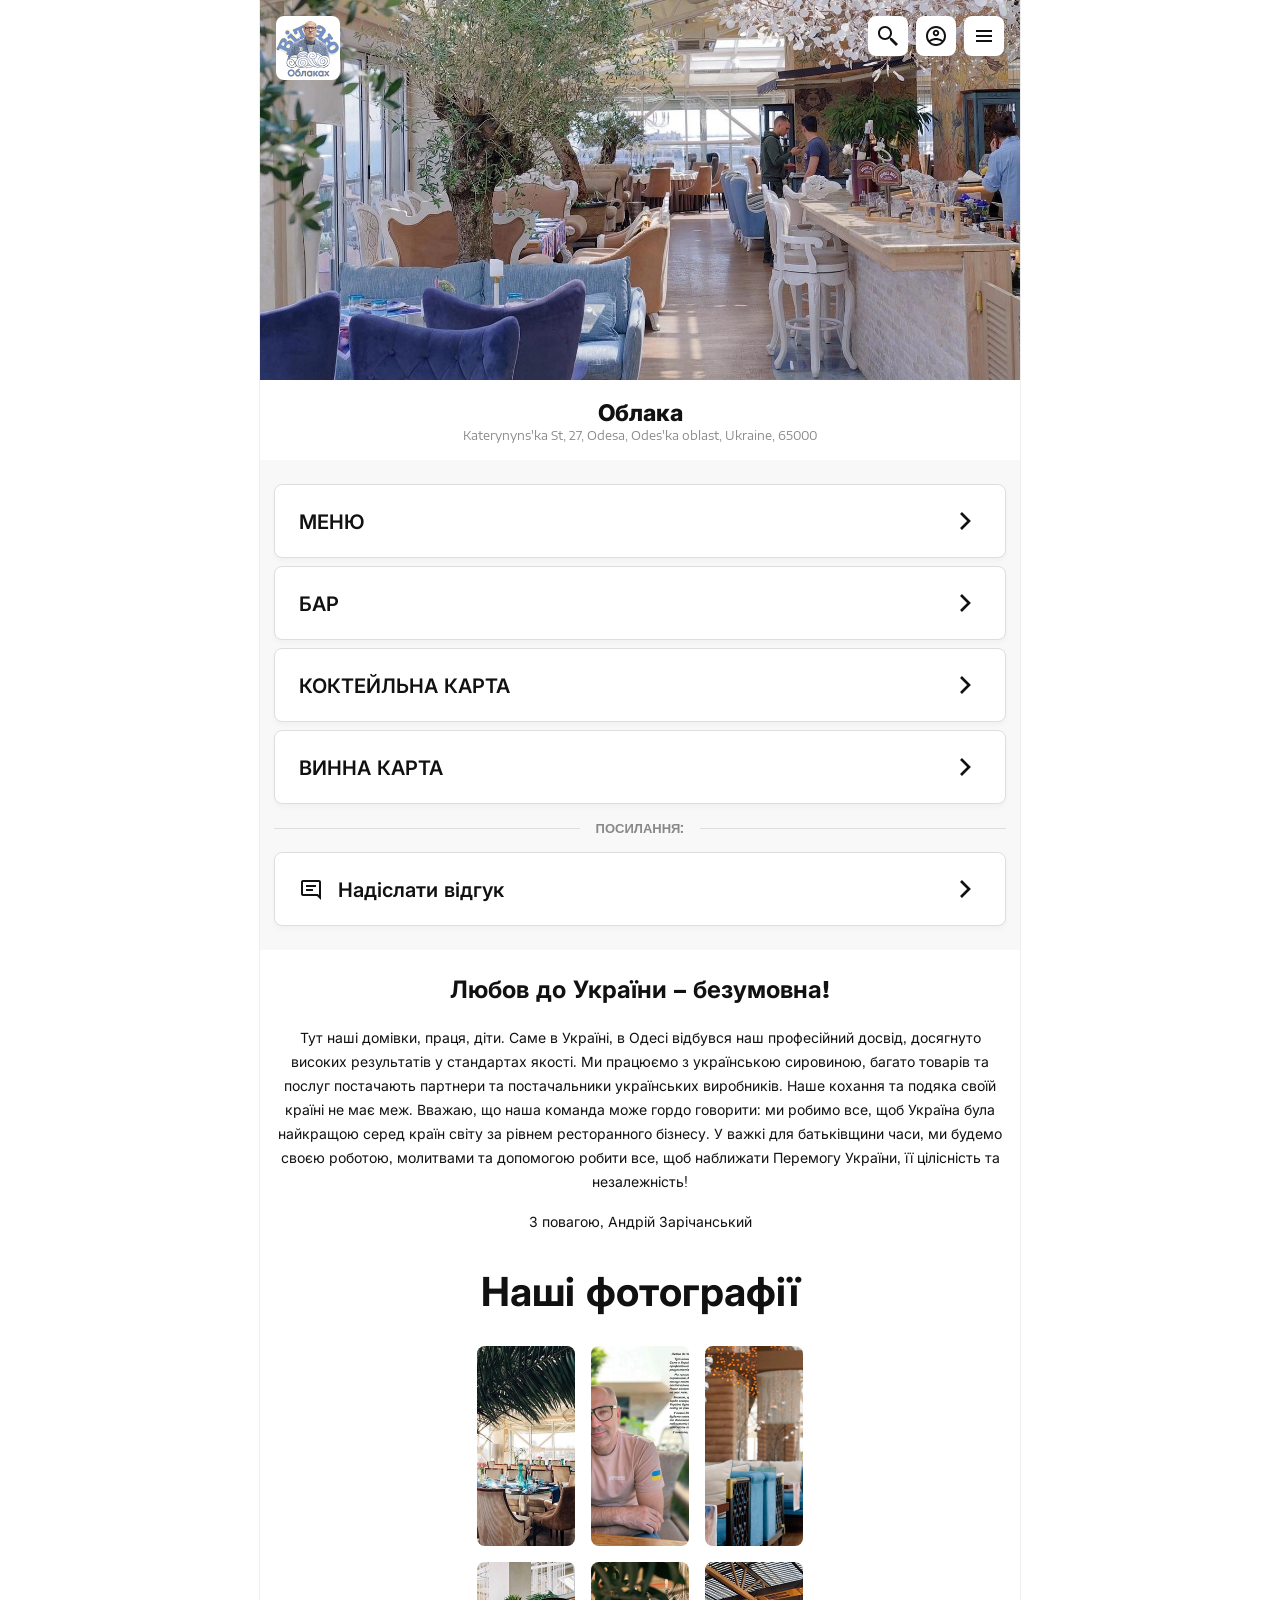
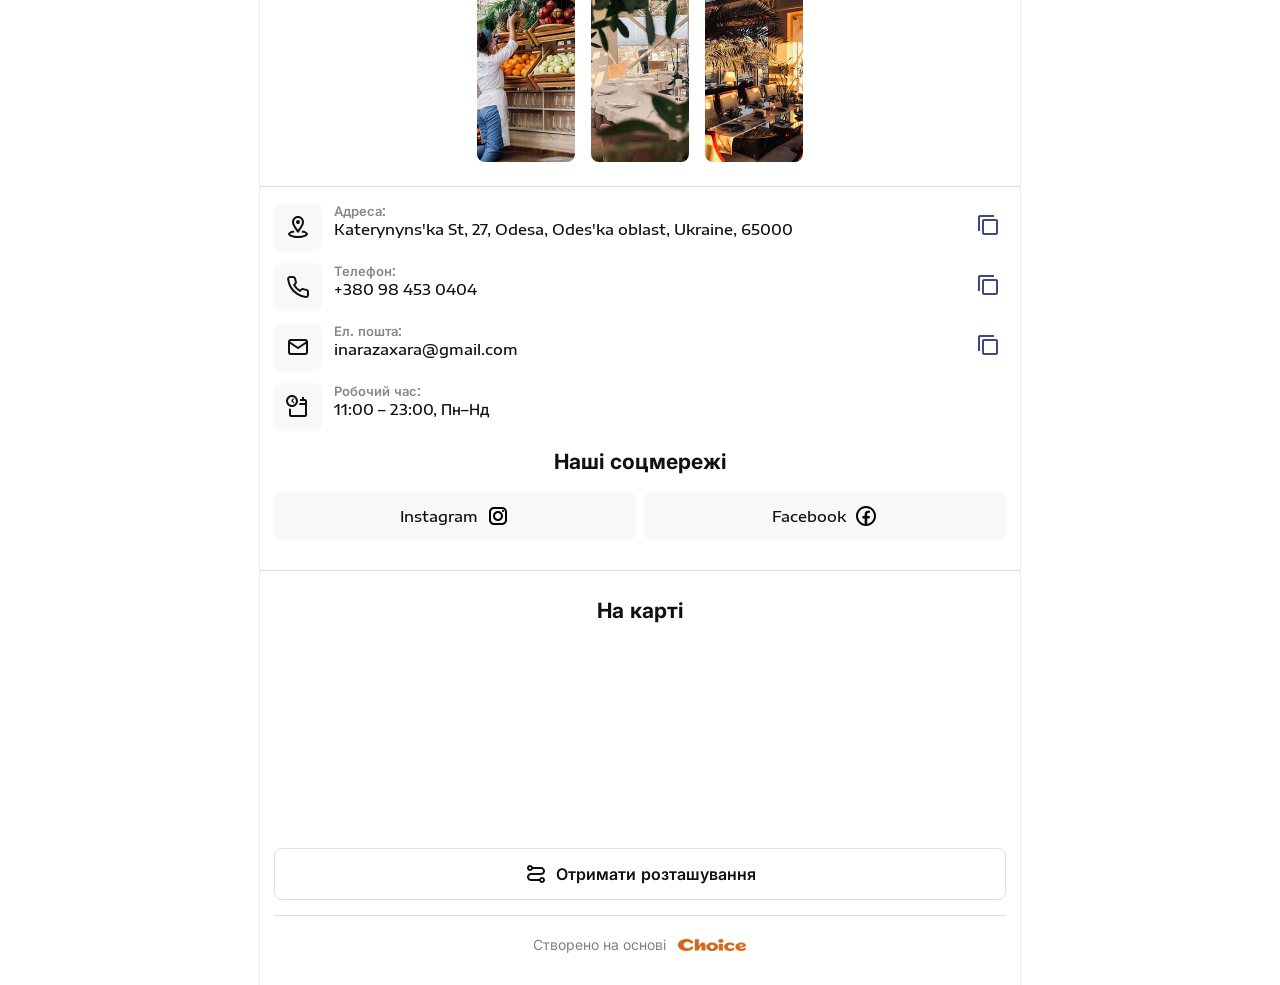
<file: index.html>
<!DOCTYPE html>
<html lang="uk">
<head>
	<meta charset="UTF-8">
	<meta name="viewport" content="width=device-width, initial-scale=1.0">
	<title>Облака - МЕНЮ</title>
	<link rel="stylesheet" href="./style.css">
	<script src="./script.js" defer></script>
	<link rel="preconnect" href="https://fonts.googleapis.com">
	<link rel="preconnect" href="https://fonts.gstatic.com" crossorigin>
	<link href="https://fonts.googleapis.com/css2?family=Encode+Sans+Expanded:wght@100;200;300;400;500;600;700;800;900&family=Roboto:ital,wght@0,100..900;1,100..900&display=swap" rel="stylesheet">
	<link
	href="https://fonts.googleapis.com/css2?family=Inter:wght@400;600;700;800;900&display=swap"
	rel="stylesheet">
</head>
<body class="home-page">
<a class="skip-link" href="#home-content">До вмісту</a>

	<header class="hero">
		<img class="hero__image" src="images/header.jpeg" alt="Інтер’єр ресторану Облака" fetchpriority="high">	

				<div class="hero__toolbar">

					<img class="hero__logo" src="images/logo.jpeg" alt="Облака">	
					<button class="icon-button" type="button" data-home-search aria-label="Пошук у меню"><svg width="24" height="24" viewBox="0 0 24 24" fill="none" xmlns="http://www.w3.org/2000/svg"><path d="M9 2C5.14585 2 2 5.14585 2 9C2 12.8541 5.14585 16 9 16C10.748 16 12.345 15.348 13.5742 14.2812L14 14.707V16L20 22L22 20L16 14H14.707L14.2812 13.5742C15.348 12.345 16 10.748 16 9C16 5.14585 12.8541 2 9 2ZM9 4C11.7733 4 14 6.22673 14 9C14 11.7733 11.7733 14 9 14C6.22673 14 4 11.7733 4 9C4 6.22673 6.22673 4 9 4Z" fill="currentColor"></path></svg></button>
					<button class="icon-button" type="button" data-info aria-label="Інформація про заклад"><svg width="24" height="24" viewBox="0 0 24 24" fill="none" xmlns="http://www.w3.org/2000/svg"><path d="M12 2C6.477 2 2 6.477 2 12C2 17.523 6.477 22 12 22C17.523 22 22 17.523 22 12C22 6.477 17.523 2 12 2ZM12 4C16.418 4 20 7.582 20 12C20 13.5973 19.5254 15.0811 18.7188 16.3301L17.9492 15.7344C16.3972 14.5374 13.537 14 12 14C10.463 14 7.60178 14.5374 6.05078 15.7344L5.28125 16.332C4.47404 15.0828 4 13.5979 4 12C4 7.582 7.582 4 12 4ZM12 5.75C10.208 5.75 8.75 7.208 8.75 9C8.75 10.792 10.208 12.25 12 12.25C13.792 12.25 15.25 10.792 15.25 9C15.25 7.208 13.792 5.75 12 5.75ZM12 7.75C12.689 7.75 13.25 8.311 13.25 9C13.25 9.689 12.689 10.25 12 10.25C11.311 10.25 10.75 9.689 10.75 9C10.75 8.311 11.311 7.75 12 7.75ZM12 16C15.1007 16 16.7681 17.1685 17.5488 17.7539C16.11 19.1418 14.1569 20 12 20C9.84315 20 7.89002 19.1418 6.45117 17.7539C7.2319 17.1685 8.89929 16 12 16ZM6.05469 17.3398C6.17566 17.4731 6.29727 17.6059 6.42578 17.7305C6.29711 17.6053 6.17473 17.4734 6.05469 17.3398ZM17.9121 17.375C17.8024 17.4955 17.6929 17.6168 17.5762 17.7305C17.6926 17.6175 17.8015 17.495 17.9121 17.375Z" fill="currentColor"></path></svg></button>
					<button class="icon-button" type="button" data-drawer aria-label="Відкрити навігацію"><svg width="24" height="24" viewBox="0 0 24 24" fill="none" xmlns="http://www.w3.org/2000/svg"><rect x="4" y="6" width="16" height="2" fill="currentColor"></rect><rect x="4" y="11" width="16" height="2" fill="currentColor"></rect><rect x="4" y="16" width="16" height="2" fill="currentColor"></rect></svg></button>

				</div>
	
	</header>

	<main id="home-content"><div class="restaurant-info">
		<h1>Облака</h1>
		<p>Katerynyns'ka St, 27, Odesa, Odes'ka oblast, Ukraine, 65000</p>
	</div>

	<div class="menu-links">
		<nav class="menu-links__list">
			<a class="menu-links__link" href="menu.html#food">
				<span>МЕНЮ</span>
					<svg
						width="32"
						height="32"
						viewBox="0 0 24 24"
						fill="none"
						aria-hidden="true"><path
						d="M9 18L15 12L9 6"
						stroke="currentColor"
						stroke-width="2"></path>
					</svg>
			</a>

			<a class="menu-links__link" href="menu.html#bar">
				<span>БАР</span>
					<svg
						width="32"
						height="32"
						viewBox="0 0 24 24"
						fill="none"
						aria-hidden="true"><path
						d="M9 18L15 12L9 6"
						stroke="currentColor"
						stroke-width="2"></path>
					</svg>
			</a>

			<a class="menu-links__link" href="menu.html#cocktails">
				<span>КОКТЕЙЛЬНА КАРТА</span>
					<svg
						width="32"
						height="32"
						viewBox="0 0 24 24"
						fill="none"
						aria-hidden="true"><path
						d="M9 18L15 12L9 6"
						stroke="currentColor"
						stroke-width="2"></path>
					</svg>
			</a>

			<a class="menu-links__link" href="menu.html#wine">
				<span>ВИННА КАРТА</span>
					<svg
						width="32"
						height="32"
						viewBox="0 0 24 24"
						fill="none"
						aria-hidden="true"><path
						d="M9 18L15 12L9 6"
						stroke="currentColor"
						stroke-width="2"></path>
					</svg>
			</a>

			<div class="menu-links__divider">ПОСИЛАННЯ:</div>

			<a class="menu-links__link review-link" href="mailto:inarazaxara@gmail.com?subject=%D0%92%D1%96%D0%B4%D0%B3%D1%83%D0%BA%20%D0%BF%D1%80%D0%BE%20%D0%9E%D0%B1%D0%BB%D0%B0%D0%BA%D0%B0">
					<svg width="24" height="24" viewBox="0 0 24 24" fill="none" xmlns="http://www.w3.org/2000/svg"><path d="M4.00195 3C2.90889 3 2.00195 3.90694 2.00195 5V17C2.00195 18.0931 2.90889 19 4.00195 19H18.002L22.002 23L21.9902 4.99805C21.9902 3.90498 21.0821 3 19.9902 3H4.00195ZM4.00195 5H19.9902L19.998 18.168L18.8301 17H4.00195V5ZM7 8V10H17V8H7ZM7 12V14H14V12H7Z" fill="currentColor"></path></svg>	
				<span>Надіслати відгук</span>
					<svg
						width="32"
						height="32"
						viewBox="0 0 24 24"
						fill="none"
						aria-hidden="true"><path
						d="M9 18L15 12L9 6"
						stroke="currentColor"
						stroke-width="2"></path>
					</svg>
				</a>
		</nav>
	</div>

	<div class="about">

		<h2 class="about__title">
			Любов до України – безумовна!
		</h2>
		<p class="about__text">
			Тут наші домівки, праця, діти. Саме в Україні, в Одесі відбувся наш професійний досвід, досягнуто високих результатів у стандартах якості. Ми працюємо з українською сировиною, багато товарів та послуг постачають партнери та постачальники українських виробників. Наше кохання та подяка своїй країні не має меж. Вважаю, що наша команда може гордо говорити: ми робимо все, щоб Україна була найкращою серед країн світу за рівнем ресторанного бізнесу. У важкі для батьківщини часи, ми будемо своєю роботою, молитвами та допомогою робити все, щоб наближати Перемогу України, її цілісність та незалежність!
		</p>
		<p class="about__signature">З повагою, Андрій Зарічанський</p>

	</div>

	<div>

	<h2 class="gallery__title"> Наші фотографії</h2>

		<section class="gallery" aria-label="Фотографії ресторану">
			<button class="gallery__button" type="button" data-photo="images/restaurant.jpeg" aria-label="Відкрити фото 1"><img class="gallery__image" src="images/restaurant.jpeg" alt="Фото ресторану Облака 1" loading="lazy" width="200" height="200"></button>
			<button class="gallery__button" type="button" data-photo="images/restaurant2.jpeg" aria-label="Відкрити фото 2"><img class="gallery__image" src="images/restaurant2.jpeg" alt="Фото ресторану Облака 2" loading="lazy" width="200" height="200"></button>
			<button class="gallery__button" type="button" data-photo="images/restaurant3.jpeg" aria-label="Відкрити фото 3"><img class="gallery__image" src="images/restaurant3.jpeg" alt="Фото ресторану Облака 3" loading="lazy" width="200" height="200"></button>
			<button class="gallery__button" type="button" data-photo="images/restaurant4.jpeg" aria-label="Відкрити фото 4"><img class="gallery__image" src="images/restaurant4.jpeg" alt="Фото ресторану Облака 4" loading="lazy" width="200" height="200"></button>
			<button class="gallery__button" type="button" data-photo="images/restaurant5.jpeg" aria-label="Відкрити фото 5"><img class="gallery__image" src="images/restaurant5.jpeg" alt="Фото ресторану Облака 5" loading="lazy" width="200" height="200"></button>
			<button class="gallery__button" type="button" data-photo="images/restaurant6.jpeg" aria-label="Відкрити фото 6"><img class="gallery__image" src="images/restaurant6.jpeg" alt="Фото ресторану Облака 6" loading="lazy" width="200" height="200"></button>
		</section>

	</div>

	<section class="contacts" id="contacts" aria-label="Контакти">
		<div class="contact-row">
			<div class="contact-row__icon">
				<svg xmlns="http://www.w3.org/2000/svg" width="24" height="24" viewBox="0 0 24 24" fill="none"><path d="M12 1C8.686 1 6 3.686 6 7C6 11.286 12 18 12 18C12 18 18 11.286 18 7C18 3.686 15.314 1 12 1ZM12 3C14.206 3 16 4.794 16 7C16 9.01 13.919 12.3604 11.998 14.8594C10.077 12.3644 8 9.016 8 7C8 4.794 9.794 3 12 3ZM12 5C11.4696 5 10.9609 5.21071 10.5858 5.58579C10.2107 5.96086 10 6.46957 10 7C10 7.53043 10.2107 8.03914 10.5858 8.41421C10.9609 8.78929 11.4696 9 12 9C12.5304 9 13.0391 8.78929 13.4142 8.41421C13.7893 8.03914 14 7.53043 14 7C14 6.46957 13.7893 5.96086 13.4142 5.58579C13.0391 5.21071 12.5304 5 12 5ZM7.48047 15.4355C4.23147 16.0955 2 17.442 2 19C2 21.209 6.477 23 12 23C17.523 23 22 21.209 22 19C22 17.442 19.7685 16.0965 16.5195 15.4355C16.0675 16.0965 15.6248 16.7024 15.2168 17.2324C17.9488 17.6464 19.5662 18.512 19.9492 18.998C19.4342 19.652 16.696 20.998 12.002 20.998L12 21.002L11.998 21C7.30405 21 4.56678 19.655 4.05078 19C4.43378 18.513 6.0502 17.6454 8.7832 17.2324C8.3752 16.7014 7.93247 16.0955 7.48047 15.4355Z" fill="currentColor"></path></svg>
			</div>

			<div class="contact-row__info">
				<p class="contact-row__label">Адреса:</p>
				<p class="contact-row__value">Katerynyns'ka St, 27, Odesa, Odes'ka oblast, Ukraine, 65000</p>
			</div>

			<button class="contact-row__copy" type="button"  		aria-label="Скопіювати адресу">
				<svg xmlns="http://www.w3.org/2000/svg" width="24" height="24" viewBox="0 0 24 24" fill="none">
				<path d="M4 2C2.895 2 2 2.895 2 4V18H4V4H18V2H4ZM8 6C6.895 6 6 6.895 6 8V20C6 21.105 6.895 22 8 22H20C21.105 22 22 21.105 22 20V8C22 6.895 21.105 6 20 6H8ZM8 8H20V20H8V8Z" fill="currentColor"></path>
				</svg>		
	 		</button>
	  </div>

	<div class="contact-row">
	<div class="contact-row__icon">
		<svg width="24" height="24" viewBox="0 0 24 24"
			fill="none" stroke="currentColor" stroke-width="2"
			stroke-linecap="round" stroke-linejoin="round"
			aria-hidden="true">
			<path d="M22 16.92v3a2 2 0 0 1-2.18 2 19.79 19.79 0 0 1-8.63-3.07 19.5 19.5 0 0 1-6-6 19.79 19.79 0 0 1-3.07-8.67A2 2 0 0 1 4.11 2h3a2 2 0 0 1 2 1.72c.12.96.36 1.9.7 2.79a2 2 0 0 1-.45 2.11L8.09 9.89a16 16 0 0 0 6 6l1.27-1.27a2 2 0 0 1 2.11-.45c.89.34 1.83.58 2.79.7A2 2 0 0 1 22 16.92Z"></path>
		</svg>
	</div>

	<div class="contact-row__info">
		<p class="contact-row__label">Телефон:</p>
		<a class="contact-row__value" href="tel:+380984530404">
			+380 98 453 0404
		</a>
	</div>

	<button class="contact-row__copy" type="button" aria-label="Скопіювати телефон">
		<svg width="24" height="24" viewBox="0 0 24 24"
			fill="none" aria-hidden="true">
			<path d="M4 2C2.895 2 2 2.895 2 4V18H4V4H18V2H4ZM8 6C6.895 6 6 6.895 6 8V20C6 21.105 6.895 22 8 22H20C21.105 22 22 21.105 22 20V8C22 6.895 21.105 6 20 6H8ZM8 8H20V20H8V8Z"
				fill="currentColor"></path>
		</svg>
	</button>
</div>

<div class="contact-row">
	<div class="contact-row__icon">
		<svg width="24" height="24" viewBox="0 0 24 24"
			fill="none" stroke="currentColor" stroke-width="2"
			stroke-linecap="round" stroke-linejoin="round"
			aria-hidden="true">
			<rect x="3" y="5" width="18" height="14" rx="2"></rect>
			<path d="m3 7 9 6 9-6"></path>
		</svg>
	</div>

	<div class="contact-row__info">
		<p class="contact-row__label">Ел. пошта:</p>
		<a class="contact-row__value" href="mailto:inarazaxara@gmail.com">
			inarazaxara@gmail.com
		</a>
	</div>

	<button class="contact-row__copy" type="button" 			aria-label="Скопіювати пошту">
			<svg width="24" height="24" viewBox="0 0 24 24"
			fill="none" aria-hidden="true">
			<path d="M4 2C2.895 2 2 2.895 2 4V18H4V4H18V2H4ZM8 6C6.895 6 6 6.895 6 8V20C6 21.105 6.895 22 8 22H20C21.105 22 22 21.105 22 20V8C22 6.895 21.105 6 20 6H8ZM8 8H20V20H8V8Z"
				fill="currentColor"></path>
		</svg>
	</button>
</div>

<div class="contact-row">
	<div class="contact-row__icon">
		<svg xmlns="http://www.w3.org/2000/svg" width="24" height="24" viewBox="0 0 24 24" fill="none"><path d="M6 0C2.7 0 0 2.7 0 6C0 9.3 2.7 12 6 12C9.3 12 12 9.3 12 6C12 2.7 9.3 0 6 0ZM6 2C8.2 2 10 3.8 10 6C10 8.2 8.2 10 6 10C3.8 10 2 8.2 2 6C2 3.8 3.8 2 6 2ZM16 2V4H13.7383C13.9033 4.64 14 5.308 14 6H19V8H13.7383C13.5553 8.71 13.2809 9.381 12.9219 10H19L19.002 20H5V13.9316C4.301 13.8446 3.631 13.6681 3 13.4121V20C3 21.103 3.897 22 5 22H19C20.103 22 21 21.103 21 20V6C21 4.897 20.103 4 19 4H18V2H16ZM6.90039 3.19922L5.19922 6.09961L7.40039 8.30078L8.30078 7.30078L6.80078 5.90039L8 3.80078L6.90039 3.19922Z" fill="currentColor"></path></svg>
	</div>

	<div class="contact-row__info">
		<p class="contact-row__label">Робочий час:</p>
		<p class="contact-row__value">11:00 – 23:00, Пн–Нд</p>
	</div>
 </div>
</section>

<div class="socials">
	<div class="socials__heading">
		<h2 class="socials__title">Наші соцмережі</h2>
	</div>
	<a class="socials__link" href="https://www.instagram.com/oblaka_odesa/" target="_blank" rel="noopener noreferrer">
		<p class="socials__label">Instagram</p>
		<svg width="24" height="24" viewBox="0 0 24 24" fill="none" xmlns="http://www.w3.org/2000/svg"><path d="M8 3C5.243 3 3 5.243 3 8V16C3 18.757 5.243 21 8 21H16C18.757 21 21 18.757 21 16V8C21 5.243 18.757 3 16 3H8ZM8 5H16C17.654 5 19 6.346 19 8V16C19 17.654 17.654 19 16 19H8C6.346 19 5 17.654 5 16V8C5 6.346 6.346 5 8 5ZM17 6C16.7348 6 16.4804 6.10536 16.2929 6.29289C16.1054 6.48043 16 6.73478 16 7C16 7.26522 16.1054 7.51957 16.2929 7.70711C16.4804 7.89464 16.7348 8 17 8C17.2652 8 17.5196 7.89464 17.7071 7.70711C17.8946 7.51957 18 7.26522 18 7C18 6.73478 17.8946 6.48043 17.7071 6.29289C17.5196 6.10536 17.2652 6 17 6ZM12 7C9.243 7 7 9.243 7 12C7 14.757 9.243 17 12 17C14.757 17 17 14.757 17 12C17 9.243 14.757 7 12 7ZM12 9C13.654 9 15 10.346 15 12C15 13.654 13.654 15 12 15C10.346 15 9 13.654 9 12C9 10.346 10.346 9 12 9Z" fill="currentColor"></path></svg>
	</a>
	<a class="socials__link" href="https://www.facebook.com/oblakarestoran/?locale=ru_RU" target="_blank" rel="noopener noreferrer">
		<p class="socials__label">Facebook</p>
		<svg width="24" height="24" viewBox="0 0 24 24" fill="none" xmlns="http://www.w3.org/2000/svg"><path d="M12 2C6.489 2 2 6.489 2 12C2 17.511 6.489 22 12 22C17.511 22 22 17.511 22 12C22 6.489 17.511 2 12 2ZM12 4C16.4301 4 20 7.56988 20 12C20 16.0145 17.0653 19.313 13.2188 19.8984V14.3848H15.5469L15.9121 12.0195H13.2188V10.7266C13.2188 9.74356 13.539 8.87109 14.459 8.87109H15.9355V6.80664C15.6755 6.77164 15.1268 6.69531 14.0898 6.69531C11.9238 6.69531 10.6543 7.83931 10.6543 10.4453V12.0195H8.42773V14.3848H10.6543V19.8789C6.87029 19.2408 4 15.9702 4 12C4 7.56988 7.56988 4 12 4Z" fill="currentColor"></path></svg>
	</a>
</div>

<section class="location">
	<div class="location__heading">
		<h2 class="location__title">На карті</h2>
	</div>
	
		<iframe class="location__map" title="Ресторан облака на карті" src="https://www.google.com/maps/embed?pb=!1m14!1m8!1m3!1d21425.342409268404!2d30.723976062483192!3d46.472226836749215!3m2!1i1024!2i768!4f13.1!3m3!1m2!1s0x40c63199b0400001%3A0xa0d78178d6e514ab!2z0LLRg9C7LiDQhNCy0YDQvtC_0LXQudGB0YzQutCwLCAyNywg0J7QtNC10YHQsCwg0J7QtNC10YHRjNC60LAg0L7QsdC70LDRgdGC0YwsINCj0LrRgNCw0LjQvdCwLCA2NTAwMA!5e0!3m2!1sru!2sus!4v1791919994821!5m2!1sru!2sus" width="358" height="200" style="border:0;" allowfullscreen="" loading="lazy" referrerpolicy="strict-origin-when-cross-origin"></iframe>


		<a class="location__action location__link" href="https://www.google.com/maps?q=Katerynyns%27ka+St,+27,+Odesa,+Odes%27ka+oblast,+Ukraine,+65000" target="_blank" rel="noopener noreferrer">
			<svg width="24" height="24" viewBox="0 0 24 24" fill="none" xmlns="http://www.w3.org/2000/svg"><path d="M6 3C4.35499 3 3 4.35499 3 6C3 7.64501 4.35499 9 6 9C7.29316 9 8.39514 8.15733 8.8125 7H17C18.1167 7 19 7.88333 19 9C19 10.1167 18.1167 11 17 11H7C4.80267 11 3 12.8027 3 15V16H3.20312C3.65948 17.7064 5.15641 19 7 19H15.1875C15.6049 20.1573 16.7068 21 18 21C19.645 21 21 19.645 21 18C21 16.355 19.645 15 18 15C16.7068 15 15.6049 15.8427 15.1875 17H7C5.88333 17 5 16.1167 5 15C5 13.8833 5.88333 13 7 13H17C18.8436 13 20.3405 11.7064 20.7969 10H21V9C21 6.80267 19.1973 5 17 5H8.8125C8.39514 3.84267 7.29316 3 6 3ZM6 5C6.56413 5 7 5.43587 7 6C7 6.56413 6.56413 7 6 7C5.43587 7 5 6.56413 5 6C5 5.43587 5.43587 5 6 5ZM18 17C18.5641 17 19 17.4359 19 18C19 18.5641 18.5641 19 18 19C17.4359 19 17 18.5641 17 18C17 17.4359 17.4359 17 18 17Z" fill="currentColor"></path></svg>
		<span>Отримати розташування</span></a>

	<footer class="site-footer">
	
		<p class="site-footer__text">Створено на основі</p>
			<svg class="site-footer__logo" width="69" height="12" viewBox="0 0 69 12" fill="none"><path d="M42.8634 3.86432C41.4079 3.86125 40.232 2.98796 40.2413 1.91805C40.2505 0.865041 41.451 -0.00133137 42.888 0.00788536C44.3465 0.016334 45.5363 0.888851 45.5324 1.94647C45.5294 2.99948 44.3212 3.86816 42.8634 3.86432Z" fill="currentColor"></path><path d="M34.2067 3.45312C30.9271 3.45312 28.2681 5.36099 28.2681 7.71509C28.2681 10.0692 30.9271 11.9771 34.2067 11.9771C37.4863 11.9771 40.1454 10.0692 40.1454 7.71509C40.1454 5.36099 37.4863 3.45312 34.2067 3.45312ZM34.1867 9.6437C32.9701 9.63985 31.987 8.76811 31.9955 7.69666C32.0024 6.64442 33.0062 5.77804 34.2083 5.78649C35.4272 5.79571 36.4226 6.66823 36.4187 7.72585C36.4164 8.77809 35.4057 9.646 34.1867 9.6437Z" fill="currentColor"></path><path d="M25.344 3.49012C24.0691 3.36954 23.0353 3.84881 22.2864 4.85574C21.8186 5.48555 21.4661 6.20061 21.0621 6.87727C21.0099 6.96406 20.9615 7.05316 20.9108 7.14149C20.8939 7.13611 20.877 7.13073 20.8601 7.12536C20.8601 3.80349 20.8601 3.68828 20.8601 0.367188C19.4937 0.367188 18.1519 0.367188 16.814 0.367188C16.814 5.1837 16.814 6.77512 16.814 11.5717C16.8508 11.5778 16.8708 11.5847 16.8915 11.5847C17.9776 11.5855 19.0636 11.5893 20.1489 11.5793C20.2257 11.5786 20.3301 11.4872 20.3724 11.4111C21.112 10.0809 21.8425 8.7452 22.5783 7.41261C22.6428 7.29587 22.705 7.16376 22.8048 7.08542C22.8978 7.01245 23.0629 6.94102 23.1535 6.97712C23.2687 7.02244 23.3509 7.1699 23.4254 7.28819C23.4577 7.33964 23.4346 7.42567 23.4346 7.49633C23.4346 8.76593 23.4346 10.0348 23.4346 11.3044C23.4346 11.3881 23.4346 11.4718 23.4346 11.5694C24.8056 11.5694 26.1467 11.5694 27.4839 11.5694C27.4923 11.5371 27.4985 11.524 27.4985 11.5102C27.4977 9.58546 27.5177 7.65993 27.4862 5.73517C27.4677 4.6161 26.4554 3.59612 25.344 3.49012Z" fill="currentColor"></path><path d="M13.3058 7.49255C12.7751 7.96875 12.3066 8.34817 11.7451 8.65156C9.90022 9.6485 7.6137 9.32976 6.42705 7.90884C5.5576 6.86735 5.4301 5.77747 6.03764 4.57699C6.43165 3.79741 7.10601 3.24671 8.04151 2.94102C9.3956 2.49862 10.7074 2.65223 11.9394 3.39956C12.2996 3.61769 12.613 3.87729 12.9448 4.15149C13.0923 4.27284 13.2444 4.3988 13.4003 4.52016C13.4417 4.55242 13.4809 4.58698 13.5009 4.60464L13.6952 4.76978L15.7505 3.32198L15.5094 3.02551C15.484 2.99479 15.4633 2.96867 15.4418 2.94333C14.0216 1.28432 12.0101 0.315792 9.46165 0.0646358C7.08911 -0.171159 4.95544 0.238986 3.11977 1.28201C1.33096 2.29816 0.20268 3.83351 0.0252579 5.49483C-0.138339 7.01943 0.496847 8.50716 1.81254 9.6846C3.4823 11.1792 5.58218 11.9304 8.07454 11.9304C8.81341 11.9304 9.58685 11.8644 10.3941 11.7315C12.1652 11.4412 13.6583 10.7 14.9587 9.4657C15.0977 9.3336 15.2283 9.19688 15.355 9.06477C15.4126 9.00487 15.4702 8.94496 15.5278 8.88505L15.7682 8.6385L13.6998 7.13464L13.3058 7.49255Z" fill="currentColor"></path><path d="M55.5969 8.63441C55.2052 8.86099 54.8519 9.09678 54.4725 9.27881C53.5155 9.73888 52.5086 9.89633 51.4725 9.61061C50.749 9.41169 50.1983 8.97466 49.9594 8.23271C49.686 7.38324 50.0892 6.46464 50.9755 6.02915C52.1276 5.46309 53.2759 5.59289 54.3765 6.19735C54.7505 6.40319 55.0908 6.67124 55.471 6.92778C55.8781 6.39397 56.3443 5.78644 56.7291 5.26646C56.7291 5.26646 56.6661 5.20502 56.6269 5.17045C56.4157 4.98535 56.2076 4.78873 55.9695 4.6428C54.077 3.48072 52.0454 3.18118 49.8972 3.71959C48.6522 4.03142 47.56 4.61745 46.7343 5.63206C45.7842 6.80028 45.7113 8.28724 46.5461 9.53765C47.1783 10.4839 48.0807 11.0861 49.1245 11.4716C50.9732 12.156 52.8358 12.1429 54.6891 11.4732C55.3903 11.2197 56.0324 10.8579 56.5808 10.341C56.7275 10.2028 56.7967 10.149 56.7967 10.149C56.5539 9.87559 56.1615 9.35638 55.9364 9.06759C55.8212 8.92013 55.7052 8.77343 55.5969 8.63441Z" fill="currentColor"></path><path d="M40.8726 11.5716C42.2236 11.5716 43.56 11.5716 44.9141 11.5716C44.9141 9.48404 44.9141 6.76664 44.9141 4.6875C43.5615 4.6875 42.219 4.6875 40.8726 4.6875C40.8726 6.77125 40.8726 9.49326 40.8726 11.5716Z" fill="currentColor"></path><path d="M67.2811 9.09141C67.1659 8.94394 67.0499 8.79647 66.9408 8.65822C66.5491 8.8848 66.1958 9.1206 65.8171 9.30263C64.8594 9.76193 63.8532 9.91938 62.8171 9.63443C62.2641 9.48235 61.8132 9.19203 61.5244 8.73349L67.3947 7.58371C67.8418 7.48616 67.9915 7.09061 67.9877 6.53146C67.9401 4.50224 65.0499 2.88547 61.2426 3.74263C59.9906 4.02451 58.9053 4.64049 58.0805 5.6551C57.1304 6.82332 57.0566 8.31106 57.8915 9.5607C58.5236 10.5069 59.4269 11.1091 60.4699 11.4954C62.3186 12.179 64.1819 12.1667 66.0345 11.497C66.7358 11.2435 67.3779 10.8818 67.9262 10.3649C68.0729 10.2258 68.1413 10.1728 68.1413 10.1728C67.8986 9.89941 67.5069 9.3802 67.2811 9.09141ZM62.6166 5.51455C62.6735 5.49535 62.7318 5.47768 62.7902 5.46309C62.7917 5.46155 62.7925 5.46155 62.7941 5.46232C62.8063 5.45925 62.8186 5.45541 62.8309 5.4531C63.142 5.37707 63.463 5.36324 63.7726 5.40011C63.821 5.40548 63.8693 5.4124 63.917 5.42085C64.2457 5.47768 64.5583 5.59135 64.831 5.74804C64.8325 5.74804 64.8333 5.74881 64.8348 5.74958C64.9185 5.7972 64.9953 5.85557 65.0598 5.91932C65.3025 6.15588 65.3832 6.46234 65.0391 6.53991C64.9707 6.55527 64.6021 6.63899 64.5783 6.6436C64.4316 6.67432 64.2841 6.70504 64.1374 6.735C63.6574 6.83485 63.1773 6.93393 62.6973 7.03301C62.5982 7.05374 62.4976 7.07448 62.397 7.09522C62.2195 7.13209 62.0429 7.16895 61.8662 7.20582C61.6842 7.24345 61.5029 7.28109 61.3224 7.31872C61.3224 7.31872 61.3224 7.31872 61.3217 7.31872C61.3163 7.2857 61.3109 7.24729 61.3071 7.20582C61.3055 7.19891 61.3048 7.19199 61.3048 7.18508V7.18201C61.3025 7.16895 61.3017 7.1559 61.3002 7.14284C61.2994 7.13516 61.2994 7.12748 61.2994 7.1198C61.2986 7.10674 61.2979 7.09368 61.2971 7.07986C61.2963 7.07141 61.2963 7.06296 61.2963 7.05374C61.294 6.96158 61.2986 6.86173 61.3171 6.76111C61.3993 6.31026 61.7933 5.87784 62.3732 5.61286C62.3954 5.60211 62.4185 5.59212 62.4415 5.58214C62.4584 5.57446 62.4745 5.56754 62.4914 5.5614C62.493 5.56063 62.4937 5.56063 62.4953 5.55986C62.5352 5.5445 62.5759 5.52837 62.6166 5.51455Z" fill="currentColor"></path></svg>
	</footer>

</section>

</main>
</body>
</html>
</file>
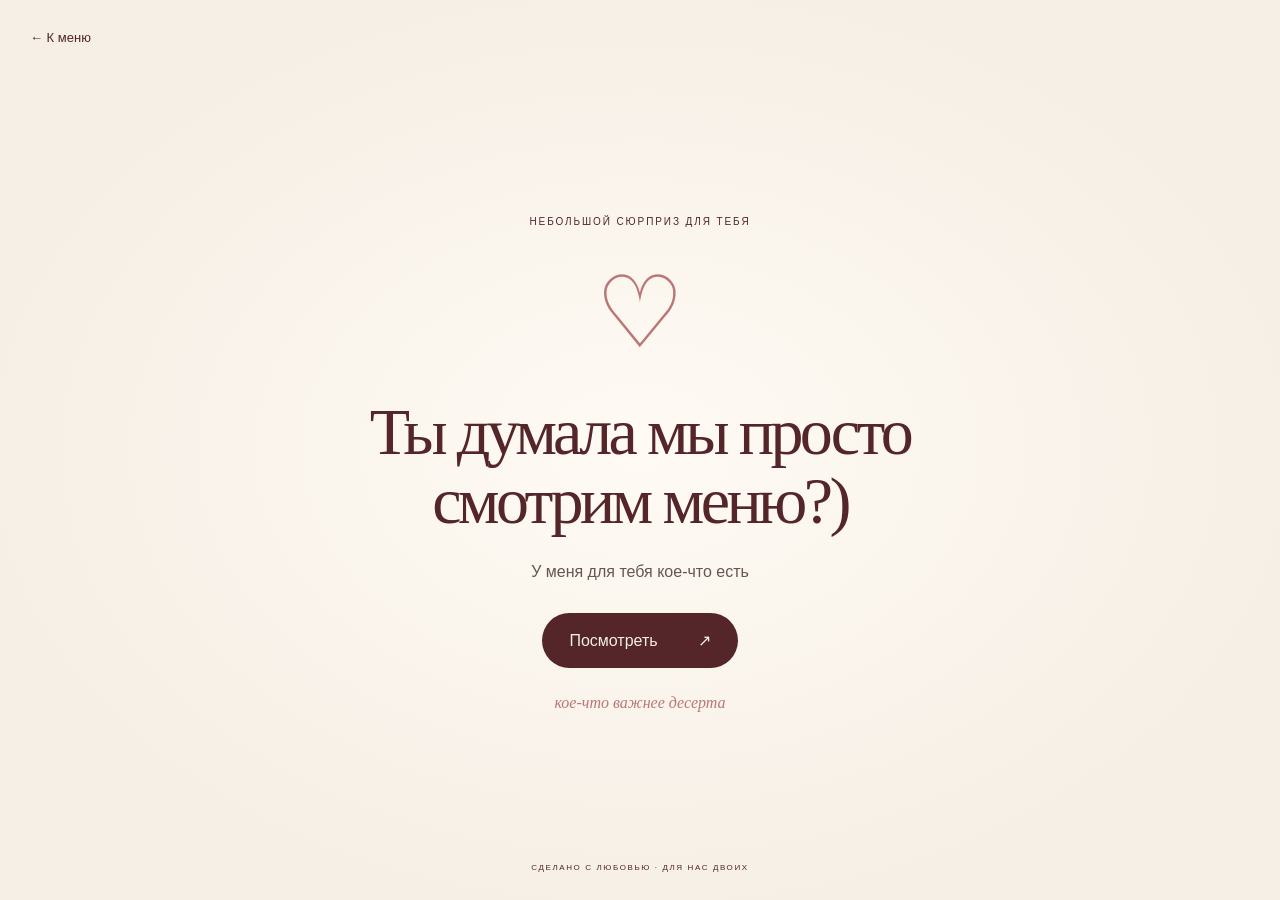
<file: love.html>
<!DOCTYPE html>
<html lang="ru">
<head>
<meta charset="UTF-8"><meta name="viewport" content="width=device-width, initial-scale=1">
<meta name="theme-color" content="#f5efe5"><title>Один год с тобой</title>
<link rel="stylesheet" href="love.css"><link rel="stylesheet" href="love-extras.css"><script src="love-content.js" defer></script><script src="love.js" defer></script><script src="love-extras.js" defer></script>
</head>
<body>
<a class="skip" href="#album">К альбому</a>
<section class="invitation" id="invitation" aria-labelledby="invite-title">
<a class="back" href="menu.html#c-surprise">← К меню</a>
<div class="invitation__inner"><span class="eyebrow">НЕБОЛЬШОЙ СЮРПРИЗ ДЛЯ ТЕБЯ</span><span class="heart" aria-hidden="true">♡</span><h1 id="invite-title"></h1><p id="invite-note"></p><button class="pill" id="enter" type="button">Посмотреть <span aria-hidden="true">↗</span></button><span class="handwritten">кое-что важнее десерта</span></div>
<span class="invitation__foot">СДЕЛАНО С ЛЮБОВЬЮ · ДЛЯ НАС ДВОИХ</span>
</section>
<main id="album" hidden>
<header class="topline"><a href="menu.html#c-surprise">← Назад к ужину</a><span>НАША МАЛЕНЬКАЯ ИСТОРИЯ</span><span aria-hidden="true">♡</span></header>
<section class="hero">
<div class="hero__text"><p class="eyebrow" id="greeting"></p><h1 id="album-title" tabindex="-1"></h1><p class="hero__subtitle" id="subtitle"></p><p id="date"></p><a class="text-link" href="#moments">Листать воспоминания <span aria-hidden="true">↓</span></a><div class="random-photo-control"><button class="text-link" id="random-photo" type="button">Случайное фото ↗</button></div></div>
<figure class="hero__photo"><button class="photo-open" data-photo="cover" data-alt="Твой портрет в кафе" aria-label="Открыть портрет"><img src="images/us/cover.webp" width="1050" height="1400" alt="Твой портрет в кафе" fetchpriority="high"></button><figcaption class="handwritten">моя любимая ♡</figcaption><span class="photo-stamp" aria-hidden="true">LOVE<br>NOTES</span></figure>
</section>
<div class="dedication"><span aria-hidden="true">✳</span><p id="dedication"></p><span class="eyebrow">И Я ВЫБИРАЛ БЫ СНОВА</span></div>
<section class="moments section" id="moments"><div class="section-heading"><span class="eyebrow">01 / СОХРАНИТЬ В ПАМЯТИ</span><h2>Наши <em>моменты</em></h2><p>Не все Просто те, на которые хочется смотреть еще</p></div><div id="memories" class="memory-grid"></div></section>
<section class="details section"><div class="section-heading"><span class="eyebrow">02 / МОИ ЛЮБИМЫЕ ДЕТАЛИ</span><h2>Столько причин<br><em>улыбаться</em></h2></div><div class="details-grid" id="details"></div><p class="details-note handwritten">И на каждой фотографии — ты</p></section>
<section class="fun section fun-album"><div class="section-heading"><span class="eyebrow">03 / НАШИ ФОТО</span><h2>Еще немного <em>нас</em></h2></div><div class="fun-grid" id="funny" aria-label="Наши фотографии"></div></section>


<section class="section pockets" id="pockets"><div class="section-heading"><span class="eyebrow">04 / Я РЯДОМ, ДАЖЕ ЗДЕСЬ</span><h2>Открой,<br><em>когда</em></h2><p>Маленькие письма для разных дней Выбирай то, которое нужно сейчас</p></div><div id="pocket-grid"></div></section>
<section class="section game-section" id="game"><div class="section-heading"><span class="eyebrow">05 / МЫ ВСЕГДА НАХОДИМ ДРУГ ДРУГА</span><h2>Найди <em>нас</em></h2><p>Переворачивай по две карточки и найди все пары Здесь можно никуда не торопиться</p></div><div class="game-toolbar"><p id="game-score" role="status"></p><button class="text-link" id="game-reset" type="button">Начать заново ↻</button></div><div id="memory-game" aria-label="Игра на поиск пар"></div><p id="game-win" class="win-note" role="status" hidden>Все пары вместе! Твой приз — один очень долгий обним ♡</p></section>
<section class="section little-things"><div class="section-heading"><span class="eyebrow">06 / ЕЩЕ НЕМНОГО ХОРОШЕГО</span><h2>Для улыбки<br><em>И для нас</em></h2></div><div class="little-grid little-grid--single"><article><span class="eyebrow">КАРМАННЫЙ ЗАПАС НЕЖНОСТИ</span><p id="compliment" aria-live="polite">Кажется, кому-то здесь нужен комплимент</p><button class="pill" id="compliment-button" type="button">Это мне ♡</button></article></div></section>
<section class="letter-section section" id="letter"><span class="eyebrow">07 / САМОЕ ГЛАВНОЕ</span><h2>У меня для тебя<br><em>письмо</em></h2><p>Его не было в меню Но оно было в планах</p>
<button class="envelope" id="letter-toggle" type="button" aria-expanded="false" aria-controls="letter-paper"><span class="envelope__address handwritten">только тебе</span><span class="seal" aria-hidden="true">♡</span><span class="envelope__action">Нажми, чтобы открыть</span></button>
<article class="letter-paper" id="letter-paper" hidden tabindex="-1"><span class="eyebrow">НЕСКОЛЬКО СЛОВ ОТ МЕНЯ</span><h3 id="letter-title"></h3><div id="letter-body"></div><p class="handwritten signature" id="signature"></p><button class="text-link" id="letter-close" type="button">Сложить письмо ↑</button></article>
</section>
<footer class="ending"><img src="images/us/drawing.webp" alt="Наш нарисованный портрет у деревянной лестницы" width="440" height="550" loading="lazy"><p class="handwritten">мы — моя любимая история</p><h2 id="ending"></h2><a class="text-link" href="#album">Перелистать сначала ↑</a><div class="credits"><p>В главных ролях — мы</p><p>Оператор — кто успел достать телефон</p><p>Жанр — любовь с элементами дурачества</p></div><button id="secret-heart" type="button" aria-label="Секретное сердечко" aria-describedby="secret-hint">♡</button><p id="secret-hint">У этого сердечка есть секрет Нажми пять раз</p><span class="eyebrow">С ЛЮБОВЬЮ, ДЕНИС ♡</span></footer>
</main>
<dialog id="viewer" aria-label="Просмотр фотографии"><button class="viewer-close" aria-label="Закрыть фотографию" type="button">×</button><img id="viewer-image" alt=""><p id="viewer-caption"></p></dialog>
<dialog id="extra-dialog" aria-labelledby="extra-title"><button class="extra-close" type="button" aria-label="Закрыть">×</button><div id="extra-content"></div></dialog>

<noscript><p class="noscript">Для открытия интерактивного альбома включи JavaScript в браузере</p></noscript>
</body></html>
</file>
<file: style.css>
* {
	margin: 0;
	padding: 0;
	list-style: none;
	text-decoration: none;
	box-sizing: border-box;
	user-select: inherit;

}

.hero {
	position: relative;
}

.hero__toolbar {
	position: absolute;
	top: 16px;
	left: 16px;
	right: 16px;
	display: flex;
	align-items: flex-start;
	gap: 8px;
}

.hero__image {
	display: block;
	width: 100%;
	height: 300px;	
	object-fit: cover;
}

.hero__logo {
	width: 64px;
	height: 64px;
	object-fit: contain;
	margin-right: auto;
	border-radius: 8px;
}

.icon-button {
	width: 40px;
	height: 40px;
	background-color: #fff;
	border-radius: 8px;
	display: flex;
	align-items: center;
	justify-content: center;
	border: none;
}

.restaurant-info{
  display: flex;
	flex-direction: column;
	justify-content: center;
	align-items: center;
}

.restaurant-info h1{
	padding-top: 16px;
  font-weight: 800;
  font-size: 23px;
  line-height: 32px;
	font-family: "Encode Sans Expanded","Inter", sans-serif;
}

.restaurant-info p{
	color: rgba(17, 17, 17, 0.5);
  font-weight: 400;
  font-size: 12px;
  line-height: 16px;
  text-align: center;
	margin: 0;
  padding-bottom: 16px;
	font-family: "Encode Sans Expanded", "Inter",sans-serif;
}

.menu-links {
	background-color: #f8f8f8;
	padding: 24px 14px;
}

.menu-links__list {
	display: flex;
	flex-direction: column;
	gap: 8px;
}

.menu-links__link {
	display: flex;
	align-items: center;
	justify-content: space-between;
	font-size: 20px;
	font-weight: 600;
	line-height: 32px;
	font-family: "Encode Sans Expanded", sans-serif;
	color: #111111;
	border-radius: 8px;
	padding: 20px 24px;
	background-color: #ffffff;
	border: solid 1px #dedede; 
	gap: 15px;
}

.menu-links__link svg {
	flex-shrink: 0;
}

.review-link span {
	margin-right: auto;
}

.menu-links__divider {
	display: flex;
	align-items: center;
	color: #888;
	font-size: 13px;
	font-weight: 600;
	line-height: 32px;
	font-family: "Encode Sans Expanded", sans-serif;
}

.menu-links__divider::before,
.menu-links__divider::after {
	content: '';
	flex: 1;
	border-top: 1px solid #dedede;
}

.about {
	background-color: #ffffff;
	color: #111111;
	display: flex;
	flex-direction: column;
	padding:0 16px;
	text-align: center;
	font-family : "Encode Sans Expanded","Inter",  sans-serif;
} 

.about__title {
	font-family : "Encode Sans Expanded","Inter",  sans-serif;
	font-weight: 700;
	line-height: 28px;
	font-size: 24px;
	margin-bottom: 24px;
	padding: 24px 0 0;
}

.about__text {
	font-size: 14px;
  line-height: 24px;
	font-weight: 400;
	font-family : "Encode Sans Expanded","Inter",  sans-serif;
	padding-bottom: 16px;
}

.about__signature {
	font-size: 14px;
  line-height: 24px;
	font-weight: 400;
	font-family : "Encode Sans Expanded","Inter",  sans-serif;
}

.gallery__title {
	font-family : "Encode Sans Expanded","Inter",  sans-serif;
	font-size: 40px;
	font-weight: 700;
	line-height: 48px;
	text-align: center;
	max-width: 326px;
	margin: 32px auto;
}

.gallery__image {
	display: block;
	width: 100%;
	aspect-ratio: 1;
	object-fit: cover;
	border-radius: 8px;
}

.gallery {
	display: grid;
	grid-template-columns: repeat(3,1fr);
	gap: 16px;
	max-width: 326px;
	margin: 0 auto;
}

.contacts {
	border-top: 1px solid #dedede;
	margin-top: 24px;
	padding: 16px 14px;
}

.contact-row__copy {
	color: #111111;
	background: transparent;
	border: none;
}

.contact-row {
	display: flex;
	gap: 12px;
}

.contact-row__label {
	font-family : "Encode Sans Expanded","Inter",  sans-serif;
	font-size: 13px;
	font-weight: 600;
	line-height: 16px;
	color: #11111180
}

.contact-row__value {
	font-family : "Encode Sans Expanded","Inter",  sans-serif;
	font-size: 15px;
	font-weight: 500;
	line-height: 20px;
	color: #111111;
}

.contact-row__icon {
	background-color: #f8f8f8;
	width: 48px;
	height: 48px;
	border-radius: 8px;
	flex-shrink: 0;
	display: flex;
	justify-content: center;
	align-items: center;
}

.contact-row__info {
	flex: 1;
	min-width: 0;
}

.contact-row + .contact-row {
	margin-top: 12px;
}

.socials {
	text-align: center;
}

.socials__title {
	font-family: "Encode Sans Expanded","Inter", sans-serif;
	font-size: 21px;
	font-weight: 700;
	margin-bottom: 10px;
}

.socials__heading {
	display: flex;
	justify-content: center;
	align-content: center;
}

.socials__link {
	display: inline-flex;
	align-items: center;
	justify-content: center;
	gap: 8px;
	border: none;
	border-radius: 8px;
	padding: 8px 35px;

	background-color: ButtonFace;
	color: ButtonText;
}

.socials__label {
	font-family: "Encode Sans Expanded","Inter", sans-serif;
	font-size: 15px;
	font-weight: 500;
	line-height: 20px;
	color: #111111;
}

.location {
	margin-top: 30px;
	border-top: solid 1px #dedede;
	padding: 25px 14px 24px
}

.location__title {
	font-family: "Encode Sans Expanded","Inter", sans-serif;
	font-size: 21px;
	font-weight: 700;
}

.location__heading {
	display: flex;
	justify-content: center;
	padding-bottom: 10px;
}

.location__map {
	display: block;
	height: 250px;
	width: 100%;
	border: 0;
	border-radius: 8px;
}

.location__action {
	margin: 15px auto;
	display: flex;
	justify-content: center;
	padding: 13px;
	border: solid 1px #dedede;
	border-radius: 8px;
	align-items: center;
	gap: 8px;
}

.location__link {
	cursor: pointer;
	font-family: "Encode Sans Expanded","Inter", sans-serif;
	font-size: 16px;
	font-weight: 600;
	color: #111111;
}

.site-footer {
	border-top: solid 1px #dedede;
	display: flex;
	justify-content: center;
	align-items: center;
	padding-top: 20px;
	gap: 12px;
}

.site-footer__text {
	color: gray;
	font-size: 14px;
}

.site-footer__logo {
	color:chocolate ;
}

.menu-header__toolbar {
	display: flex;
	align-items: center;
	justify-content: space-between;	
	padding: 8px
}

.menu-header__right {
	display: flex;
	align-items: center
}

.menu-header__button {
	background: #fff;
}
/* Спільні елементи та адаптація */
:root { --accent: #3c487e; --header-height: 154px; }
html { scroll-behavior: smooth; scroll-padding-top: calc(var(--header-height) + 16px); }
body { font-family: "Encode Sans Expanded", "Inter", sans-serif; color: #111; background: #fff; }
button, input { font: inherit; }
button, a { -webkit-tap-highlight-color: transparent; }
button { cursor: pointer; color: inherit; }
svg { flex-shrink: 0; }
button:focus-visible, a:focus-visible, input:focus-visible { outline: 3px solid #7785c4; outline-offset: 3px; }
[hidden] { display: none !important; }
.visually-hidden { position: absolute; width: 1px; height: 1px; overflow: hidden; clip-path: inset(50%); white-space: nowrap; }
.skip-link { position: fixed; top: -100px; left: 12px; background: #fff; padding: 12px; z-index: 100; }
.skip-link:focus { top: 12px; }
.home-page, .menu-page { max-width: 760px; margin: 0 auto; min-height: 100dvh; }
.icon-button { flex-shrink: 0; }
.menu-links__link { font-family: "Encode Sans Expanded", "Inter", sans-serif; box-shadow: 0 3px 5px #00000008; }
.menu-links__divider { gap: 16px; }
.contact-row__copy { width: 36px; min-height: 44px; flex-shrink: 0; color: var(--accent); }
.contact-row__value { overflow-wrap: anywhere; }
.socials { display: grid; grid-template-columns: 1fr 1fr; gap: 8px; padding: 0 14px; }
.socials__heading { grid-column: 1 / -1; }
.socials__link { padding: 12px 8px; background: #f8f8f8; }
.gallery { width: calc(100% - 32px); }
.gallery__button { border: 0; background: transparent; border-radius: 8px; }
.location__map { height: 200px; }
.site-footer { padding-bottom: 8px; }
.toast { position: fixed; bottom: 28px; left: 50%; transform: translateX(-50%); max-width: calc(100% - 32px); background: #25283a; color: #fff; border-radius: 10px; padding: 12px 18px; z-index: 100; text-align: center; font-size: 14px; box-shadow: 0 4px 20px #0002; }

/* Меню: панель закріплена, категорії прокручуються горизонтально */
.menu-header { position: sticky; top: 0; background: #fff; z-index: 20; }
.menu-header__toolbar { height: 72px; padding: 16px; background: #f8f8f8; }
.menu-header__left, .menu-header__right, .menu-header__service { display: flex; align-items: center; gap: 8px; }
.menu-header__left { gap: 12px; }
.menu-header__service { font-size: 14px; font-weight: 600; white-space: nowrap; }
.menu-header .icon-button { border: 1px solid #dedede; }
.section-tabs, .category-tabs { display: flex; overflow-x: auto; scrollbar-width: none; overscroll-behavior-x: contain; padding: 0 16px; gap: 14px; }
.section-tabs::-webkit-scrollbar, .category-tabs::-webkit-scrollbar { display: none; }
.section-tabs { border-bottom: 1px solid #eee; }
.section-tabs a { flex-shrink: 0; color: #777; font-size: 16px; font-weight: 600; padding: 13px 0 5px; border-bottom: 3px solid transparent; }
.section-tabs a[aria-current] { color: var(--accent); border-color: var(--accent); }
.category-tabs { padding-top: 5px; padding-bottom: 8px; gap: 5px; }
.category-tabs a { flex-shrink: 0; color: #111; font-size: 12px; font-weight: 600; border-radius: 5px; padding: 9px 8px; }
.category-tabs a[aria-current] { background: #e5e5ef; color: var(--accent); }
.menu-search { display: flex; gap: 8px; padding: 8px 16px; background: #f8f8f8; }
.menu-search input { width: 100%; min-width: 0; padding: 12px; border: 1px solid #dedede; border-radius: 8px; font-size: 14px; background: #fff; }
.menu-search button { border: 0; background: transparent; width: 36px; }
.menu-content { padding: 20px 16px 32px; }
.menu-content h1, .menu-section__title { font-size: 26px; line-height: 1.25; margin-bottom: 12px; }
.menu-section + .menu-section { margin-top: 40px; }
.menu-category { margin-bottom: 28px; }
.menu-category h2 { font-size: 23px; line-height: 1.3; color: var(--accent); margin-bottom: 10px; }
.menu-category__description { font-size: 13px; color: #777; margin-bottom: 12px; }
.dish { border-top: 1px dashed #dedede; }
.dish__open { width: 100%; display: flex; gap: 16px; align-items: flex-start; border: 0; background: transparent; text-align: left; padding: 16px 0; }
.dish__info { flex: 1; min-width: 0; display: flex; flex-direction: column; align-items: flex-start; }
.dish__name { font-size: 16px; font-weight: 700; line-height: 21px; }
.dish__price { color: var(--accent); font-size: 16px; font-weight: 700; margin: 5px 0 10px; }
.dish__description { font-size: 13px; line-height: 20px; display: -webkit-box; -webkit-line-clamp: 3; -webkit-box-orient: vertical; overflow: hidden; }
.dish__more { color: #777; font-size: 12px; margin-top: 2px; }
.dish__weight { font-size: 12px; line-height: 18px; color: #888; margin-top: 8px; }
.dish__image { width: 44%; height: auto; aspect-ratio: 4 / 3; object-fit: cover; border-radius: 8px; flex-shrink: 0; }
.search-status { padding: 10px 0 24px; color: #666; font-size: 14px; }
.menu-end { text-align: center; font-size: 15px; color: #777; padding-top: 20px; border-top: 1px solid #eee; }
.home-link { display: block; text-align: center; padding: 16px; color: var(--accent); }
.back-to-top { position: fixed; bottom: 24px; right: max(16px, calc((100vw - 760px) / 2 + 16px)); width: 44px; height: 44px; border: 1px solid #ddd; border-radius: 50%; background: #fff; color: var(--accent); font-size: 24px; box-shadow: 0 3px 16px #0001; z-index: 10; }

/* Вікно страви й навігації */
.dialog { border: 0; padding: 0; width: min(100%, 540px); max-width: 100%; max-height: 88dvh; margin: auto auto 0; border-radius: 18px 18px 0 0; color: #111; background: #fff; overscroll-behavior: contain; }
.dialog::backdrop { background: #0009; backdrop-filter: blur(3px); }
.dialog__close { position: sticky; top: 14px; float: right; margin: 14px 14px -58px 0; width: 44px; height: 44px; border: 0; border-radius: 50%; background: var(--accent); color: #fff; font-size: 28px; z-index: 1; display: grid; place-items: center; }
.dialog__image { display: block; width: 100%; max-height: 52dvh; object-fit: contain; background: #f8f8f8; }
.dialog__body { padding: 20px 16px max(24px, env(safe-area-inset-bottom)); }
.dialog__body h2 { font-size: 24px; line-height: 1.2; margin-bottom: 8px; }
.dialog__body p { font-size: 14px; line-height: 1.6; white-space: pre-line; }
.dialog__body .dish__price { font-size: 18px; }
.dialog__body .dish__weight { font-size: 13px; }
.dialog__body--plain { padding-top: 72px; }
.dialog__options { margin-top: 18px; border-top: 1px solid #eee; padding-top: 12px; font-size: 14px; }
.dialog__options h3 { font-size: 14px; margin-bottom: 6px; }
.dialog__options li { padding: 4px 0; }
.drawer-link { display: block; color: #111; padding: 16px 0; border-bottom: 1px solid #eee; font-size: 16px; font-weight: 600; }
.dialog__body a { color: var(--accent); }
.dialog__body .gallery-nav { display: flex; justify-content: space-between; margin-top: 16px; }
.gallery-nav button { background: #f5f5f5; border: 1px solid #ddd; border-radius: 8px; padding: 10px 16px; }
@media (min-width: 600px) {
  .hero__image { height: 380px; }
  .dish__image { width: 180px; }
  .dish__description { -webkit-line-clamp: 4; }
  .menu-content { padding: 24px; }
  .home-page, .menu-page { box-shadow: 0 0 0 1px #eee; }
}
@media (max-width: 360px) {
  .menu-header__toolbar { padding: 12px; }
  .menu-header__left { gap: 8px; }
  .menu-header__service { font-size: 12px; }
  .dish__open { gap: 10px; }
  .menu-links__link { padding: 16px; font-size: 18px; }
}
@media (prefers-reduced-motion: reduce) { html { scroll-behavior: auto; } }
.menu-category h2, .dish__name, .dialog__body h2 { overflow-wrap: anywhere; }
.menu-header__back { color: #111; }

/* Особлива позиція відкриває особистий альбом. */
.dialog__body .surprise-link { display:inline-block; margin-top:24px; padding:14px 24px; background-color:#3c487e; color:#fff; border-radius:24px; text-decoration:none; font-weight:600; }

/* Картинка «ты» и отдельный текст открытой позиции. */
.surprise-portrait-link { display:block; }
.surprise-message { display:flex; flex-direction:column; align-items:center; gap:14px; text-align:center; }
.surprise-you { display:block; width:88px; height:auto; }
.dialog__body .surprise-message { font-size:22px; line-height:1.35; margin-bottom:0; }
.surprise-body { text-align:center; }
</file>
<file: love.css>
/* Цвета и размеры можно менять здесь. Сайт не зависит от внешних шрифтов. */
:root {
  --paper:#f5efe5;
  --ink:#542529;
  --rose:#bb7677;
  --line:#d9c5b9;
  --body:#655651;
  --serif:Georgia,'Times New Roman',serif
}
* {
  box-sizing:border-box
}
html {
  scroll-behavior:smooth;
  scroll-padding-top:25px
}
body {
  margin:0;
  background:var(--paper);
  color:var(--ink);
  font-family:Arial,sans-serif;
  font-size:16px;
  line-height:1.6
}
button,a {
  -webkit-tap-highlight-color:transparent
}
button {
  font:inherit;
  cursor:pointer
}
a {
  color:inherit
}
button {
  color:inherit
}
img {
  display:block;
  max-width:100%;
  height:auto
}
button:focus-visible,a:focus-visible,[tabindex]:focus-visible {
  outline:3px solid var(--rose);
  outline-offset:6px
}
[hidden] {
  display:none!important
}
h1,h2,h3,p,figure {
  margin:0
}
h1,h2,h3 {
  font-family:var(--serif);
  font-weight:400;
  line-height:1.04;
  letter-spacing:-.055em
}
em {
  font-weight:400;
  color:var(--rose)
}
.eyebrow {
  font-size:10px;
  letter-spacing:.19em;
  line-height:1.6
}
.handwritten {
  font-family:'Segoe Print','Comic Sans MS',cursive;
  font-style:italic
}
.skip {
  position:absolute;
  left:10px;
  top:-100px;
  z-index:10
}
.skip:focus {
  top:10px;
  background:white
}
.back {
  position:absolute;
  top:28px;
  left:30px;
  font-size:13px;
  text-decoration:none
}
.invitation {
  min-height:100svh;
  display:flex;
  justify-content:center;
  align-items:center;
  text-align:center;
  padding:110px 24px 80px;
  position:relative;
  background:radial-gradient(ellipse at center,#fffaf4 0%,var(--paper) 75%)
}
.invitation__inner {
  max-width:650px;
  display:flex;
  align-items:center;
  flex-direction:column
}
.heart {
  font:100px var(--serif);
  color:var(--rose);
  line-height:1.2;
  margin:24px 0
}
.invitation h1 {
  font-size:clamp(40px,7vw,66px);
  max-width:620px
}
.invitation p {
  margin:24px 0 28px;
  color:var(--body)
}
.pill {
  background:var(--ink);
  color:var(--paper);
  border:0;
  padding:15px 27px;
  border-radius:40px;
  display:inline-flex;
  gap:40px;
  align-items:center
}
.pill:hover {
  background:#75373d
}
.invitation .handwritten {
  font-size:16px;
  color:var(--rose);
  margin-top:22px
}
.invitation__foot {
  position:absolute;
  bottom:25px;
  font-size:8px;
  letter-spacing:.2em
}
.topline {
  max-width:1200px;
  margin:auto;
  padding:26px 36px;
  display:flex;
  justify-content:space-between;
  gap:20px;
  align-items:center;
  border-bottom:1px solid var(--line);
  font-size:10px;
  letter-spacing:.1em
}
.topline a {
  text-decoration:none;
  font-size:12px;
  letter-spacing:0
}
.topline>span:last-child {
  font-size:25px
}
.hero {
  max-width:1130px;
  margin:auto;
  padding:90px 38px 100px;
  display:grid;
  grid-template-columns:1.1fr 1fr;
  align-items:center;
  gap:60px
}
.hero h1 {
  font-size:clamp(64px,8vw,108px);
  max-width:600px;
  margin:25px 0
}
.hero__subtitle {
  color:var(--body);
  max-width:280px;
  line-height:1.8
}
.hero #date {
  font-size:13px;
  margin-top:15px;
  color:var(--rose)
}
.text-link {
  display:inline-block;
  font-size:13px;
  text-decoration:none;
  border:0;
  border-bottom:1px solid var(--rose);
  background:none;
  padding:4px 0
}
.hero .text-link {
  margin-top:35px
}
.hero__photo {
  position:relative;
  background:#fffaf4;
  padding:13px 13px 21px;
  transform:rotate(3deg);
  box-shadow:0 12px 35px #54252915;
  max-width:430px
}
.hero__photo img {
  aspect-ratio:3/4;
  object-fit:cover
}
.photo-open {
  display:block;
  border:0;
  background:transparent;
  padding:0;
  width:100%;
  text-align:left
}
.hero__photo figcaption {
  text-align:center;
  font-size:23px;
  padding-top:13px
}
.photo-stamp {
  position:absolute;
  right:-20px;
  top:-24px;
  width:78px;
  height:78px;
  background:var(--ink);
  border:4px double var(--paper);
  color:var(--paper);
  border-radius:50%;
  display:grid;
  align-content:center;
  text-align:center;
  font-size:11px;
  line-height:1.4;
  letter-spacing:.12em;
  transform:rotate(13deg);
  pointer-events:none
}
.dedication {
  border-top:1px solid var(--line);
  border-bottom:1px solid var(--line);
  text-align:center;
  padding:60px 24px
}
.dedication>span:first-child {
  color:var(--rose);
  font-size:30px
}
.dedication p {
  font-family:var(--serif);
  font-size:clamp(26px,4vw,42px);
  line-height:1.3;
  max-width:760px;
  margin:15px auto 25px;
  letter-spacing:-.025em
}
.section {
  max-width:1130px;
  margin:0 auto;
  padding:100px 38px
}
.section-heading {
  margin-bottom:50px
}
.section-heading h2,.letter-section h2 {
  font-size:clamp(44px,6vw,74px);
  margin:18px 0 22px
}
.section-heading p,.letter-section>p {
  color:var(--body);
  font-size:14px;
  max-width:370px
}
.memory-grid {
  display:grid;
  grid-template-columns:1fr 1fr;
  gap:75px 65px
}
.memory:nth-child(even) {
  margin-top:110px
}
.memory:nth-child(3) {
  margin-top:-70px
}
.memory__photo {
  position:relative
}
.memory__photo img {
  width:100%;
  aspect-ratio:4/5;
  object-fit:cover
}
.memory:nth-child(3) img {
  aspect-ratio:4/3
}
.memory__number {
  display:block;
  font-size:10px;
  letter-spacing:.15em;
  color:var(--rose);
  margin:24px 0 12px
}
.memory h3 {
  font-size:33px;
  letter-spacing:-.035em;
  margin-bottom:14px;
  line-height:1.13
}
.memory p {
  font-size:14px;
  color:var(--body);
  max-width:330px
}
.details {
  border-top:1px solid var(--line)
}
.details-grid {
  display:grid;
  grid-template-columns:repeat(3,1fr);
  gap:25px
}
.detail {
  padding:10px 10px 18px;
  background:#fffaf4;
  box-shadow:0 8px 24px #54252910;
  transform:rotate(-3deg)
}
.detail:nth-child(2) {
  transform:rotate(3deg);
  margin-top:28px
}
.detail:nth-child(3) {
  transform:rotate(-1deg)
}
.detail img {
  aspect-ratio:3/4;
  object-fit:cover;
  width:100%
}
.detail figcaption {
  font-size:16px;
  text-align:center;
  margin-top:14px
}
.details-note {
  text-align:right;
  color:var(--rose);
  margin-top:45px;
  font-size:23px
}
.fun {
  border-top:1px solid var(--line)
}
.fun-controls {
  display:flex;
  justify-content:space-between;
  align-items:center;
  font-size:12px;
  color:var(--body);
  margin-bottom:22px
}
.fun-controls button {
  width:40px;
  height:40px;
  border:1px solid var(--line);
  border-radius:50%;
  background:none;
  margin-left:8px
}
.fun-strip {
  display:flex;
  gap:22px;
  overflow-x:auto;
  scroll-snap-type:x mandatory;
  padding:5px 5px 25px;
  scrollbar-color:var(--rose) transparent;
  scrollbar-width:thin
}
.fun-card {
  flex:0 0 29%;
  min-width:220px;
  scroll-snap-align:start;
  background:#fffaf4;
  padding:10px 10px 20px
}
.fun-card img {
  aspect-ratio:3/4;
  object-fit:cover;
  width:100%
}
.fun-card figcaption {
  padding-top:16px;
  text-align:center;
  font-size:15px
}
.letter-section {
  text-align:center;
  border-top:1px solid var(--line)
}
.letter-section>p {
  margin:auto
}
.envelope {
  margin:45px auto 0;
  width:min(100%,440px);
  height:275px;
  position:relative;
  border:1px solid #d8b6a8;
  background:linear-gradient(150deg,transparent 49.5%,#d8b6a8 50%,transparent 50.5%) top left/50% 70% no-repeat,linear-gradient(210deg,transparent 49.5%,#d8b6a8 50%,transparent 50.5%) top right/50% 70% no-repeat,#eddbcb;
  box-shadow:0 15px 40px #54252912;
  display:flex;
  flex-direction:column;
  align-items:center;
  justify-content:center;
  gap:14px;
  transition:transform .25s
}
.envelope:hover {
  transform:translateY(-4px) rotate(-1deg)
}
.envelope__address {
  font-size:24px
}
.seal {
  width:58px;
  height:58px;
  display:grid;
  place-items:center;
  border-radius:50%;
  background:var(--ink);
  color:var(--paper);
  font-size:34px;
  box-shadow:0 3px 0 #36181b
}
.envelope__action {
  font-size:11px;
  margin-top:5px
}
.letter-paper {
  background:#fffcf6;
  text-align:left;
  max-width:640px;
  margin:38px auto 0;
  padding:50px;
  box-shadow:0 10px 40px #5425290d;
  border-top:3px solid var(--rose)
}
.letter-paper h3 {
  font-size:42px;
  margin:24px 0 30px
}
.letter-paper p {
  font-size:16px;
  line-height:1.95;
  color:var(--body);
  margin-bottom:22px
}
.letter-paper .signature {
  font-size:27px;
  color:var(--ink);
  margin:36px 0
}
.ending {
  text-align:center;
  padding:0 24px 55px
}
.ending>img {
  width:260px;
  max-height:340px;
  object-fit:contain;
  margin:0 auto 20px;
  mix-blend-mode:multiply
}
.ending>.handwritten {
  color:var(--rose);
  font-size:20px;
  margin-bottom:25px
}
.ending h2 {
  font-size:clamp(36px,5vw,60px);
  max-width:650px;
  margin:auto
}
.ending .text-link {
  margin:30px 0 50px
}
.ending .eyebrow {
  display:block
}
#viewer {
  border:0;
  background:transparent;
  color:white;
  width:100%;
  max-width:1000px;
  max-height:100svh;
  padding:50px 25px 20px;
  text-align:center;
  overflow:auto
}
#viewer::backdrop {
  background:#241519f2
}
#viewer img {
  max-height:78svh;
  max-width:100%;
  width:auto;
  object-fit:contain;
  margin:auto
}
#viewer p {
  font-size:13px;
  margin-top:16px
}
.viewer-close {
  position:fixed;
  top:15px;
  right:20px;
  background:var(--paper);
  border:0;
  border-radius:50%;
  width:40px;
  height:40px;
  font-size:25px;
  color:var(--ink)
}
.noscript {
  padding:20px;
  text-align:center
}
@media(max-width:650px) {
  .topline {
  padding:18px 22px
}
.topline>span:nth-child(2) {
  font-size:8px;
  max-width:100px;
  text-align:right
}
.hero {
  padding:48px 25px 65px;
  grid-template-columns:1fr;
  gap:48px
}
.hero h1 {
  font-size:76px;
  max-width:340px
}
.hero__text {
  padding-right:10px
}
.hero__subtitle {
  font-size:14px;
  max-width:240px
}
.hero .text-link {
  margin-top:20px
}
.hero__photo {
  width:85%;
  margin:0 auto;
  padding:10px 10px 14px
}
.hero__photo figcaption {
  font-size:20px
}
.photo-stamp {
  width:62px;
  height:62px;
  right:-16px;
  top:-18px;
  font-size:9px
}
.section {
  padding:65px 25px
}
.section-heading {
  margin-bottom:35px
}
.section-heading h2,.letter-section h2 {
  font-size:51px
}
.memory-grid {
  grid-template-columns:1fr;
  gap:42px
}
.memory:nth-child(even),.memory:nth-child(3) {
  margin-top:0
}
.memory:nth-child(even) {
  padding-left:27px
}
.memory:nth-child(odd) {
  padding-right:14px
}
.memory h3 {
  font-size:31px
}
.memory__number {
  margin-top:20px
}
.details-grid {
  grid-template-columns:1fr 1fr;
  gap:20px 12px
}
.detail:last-child {
  grid-column:1/-1;
  width:62%;
  justify-self:center;
  margin-top:8px;
  transform:rotate(-4deg)
}
.detail figcaption {
  font-size:12px
}
.details-note {
  font-size:18px;
  text-align:center;
  margin-top:30px
}
.fun-card {
  flex-basis:76%;
  min-width:0
}
.fun-strip {
  gap:16px
}
.letter-paper {
  padding:30px 24px
}
.letter-paper h3 {
  font-size:36px
}
.envelope {
  height:220px
}
.ending>img {
  width:220px
}
.ending>.handwritten {
  font-size:17px
}
.invitation h1 {
  font-size:46px
}
.invitation .eyebrow {
  font-size:9px
}
.heart {
  font-size:85px;
  margin:20px 0
}
.dedication {
  padding:40px 25px
}
.dedication p {
  font-size:30px
}
}
@media(max-width:350px) {
  .hero h1 {
  font-size:64px
}
.section-heading h2,.letter-section h2 {
  font-size:44px
}
.invitation h1 {
  font-size:39px
}
.topline {
  gap:10px
}
}
@media(prefers-reduced-motion:reduce) {
  html {
  scroll-behavior:auto
}
*,*::before,*::after {
  transition:none!important;
  animation:none!important
}
}
@media (min-width:651px) and (max-width:900px) {
  .hero {
  gap:30px;
  padding-left:40px;
  padding-right:55px
}
.photo-stamp {
  right:0
}
.hero h1 {
  font-size:64px
}
}
</file>
<file: love-extras.css>
/* Дополнительные главы альбома. */
.album-nav{max-width:1054px;margin:0 auto;display:flex;gap:12px;flex-wrap:wrap;padding:25px;border-block:1px solid var(--line)}
.album-nav a{font-size:12px;text-decoration:none;border:1px solid var(--line);border-radius:30px;padding:9px 15px}
.museum,.game-section,.little-things{border-bottom:1px solid var(--line)}
#museum-grid{display:grid;grid-template-columns:repeat(3,minmax(0,1fr));gap:24px}
.museum-card{background:#fffbf4;padding:16px;border:1px solid var(--line);text-align:left;transform:rotate(-2deg);box-shadow:0 8px 24px #5425290c}
.museum-card:nth-child(2){transform:rotate(2deg);margin-top:20px}
.museum-card img{width:100%;aspect-ratio:1;object-fit:cover;margin:16px 0}
.museum-title{display:block;font:26px/1.15 var(--serif);letter-spacing:-.03em}
.museum-label{display:block;font-size:11px;margin-top:20px;color:var(--body)}
#dance-again{margin-top:35px}
#pocket-grid{display:grid;grid-template-columns:1fr 1fr;gap:20px}
.pocket{position:relative;display:flex;flex-direction:column;align-items:flex-start;border:1px solid #d8b6a8;padding:30px;background:linear-gradient(155deg,transparent 49.7%,#d8b6a8 50%,transparent 50.3%) right top/100% 50% no-repeat,#eddccd;min-height:230px;text-align:left}
.pocket:nth-child(2),.pocket:nth-child(3){background-color:#eee5d9}
.pocket-mark{font:34px var(--serif);margin-bottom:15px;color:var(--rose)}
.pocket-title{font:33px/1.1 var(--serif);margin-top:12px;letter-spacing:-.04em}.pocket-open{font-size:11px;margin-top:25px}
.game-toolbar{display:flex;align-items:center;justify-content:space-between;gap:12px;margin-bottom:24px;font-size:12px}
#memory-game{display:grid;grid-template-columns:repeat(4,minmax(0,1fr));gap:14px;max-width:680px;margin:auto}
.memory-tile{position:relative;aspect-ratio:4/5;border:1px solid var(--rose);border-radius:8px;padding:0;overflow:hidden;background:repeating-linear-gradient(45deg,#713b40 0 8px,#69353a 8px 16px);color:#efdac8}
.memory-tile span{font:45px var(--serif)}.memory-tile img{position:absolute;inset:0;width:100%;height:100%;object-fit:cover;visibility:hidden}
.memory-tile.flipped img{visibility:visible}.memory-tile.matched{border:4px solid #9baf91}.memory-tile.matched:after{content:'✓';position:absolute;bottom:5px;right:5px;border-radius:50%;background:#f5efe5;color:#426138;width:25px;height:25px}
.win-note{padding:25px;background:#eee3d2;margin-top:25px;text-align:center;font:26px/1.4 var(--serif)}
.little-grid{display:grid;grid-template-columns:1fr 1fr;gap:25px}.little-grid article{padding:30px;border:1px solid var(--line);display:flex;flex-direction:column;align-items:flex-start;background:#fff9f0}.little-grid p{font:29px/1.3 var(--serif);margin:25px 0 30px;min-height:145px}.little-grid .pill{margin-top:auto;font-size:13px;gap:0}
.credits{margin:10px auto 35px;font-size:12px;line-height:2;color:var(--body)}
#secret-heart{border:0;background:transparent;font:58px var(--serif);color:var(--rose);padding:0 20px}#secret-hint{font-size:10px;color:var(--body);margin:10px 0 35px}
#extra-dialog{background:#fffbf4;color:var(--ink);border:1px solid var(--line);padding:48px 28px 35px;width:calc(100% - 36px);max-width:520px;max-height:85svh;overflow:auto}#extra-dialog::backdrop,#dance-dialog::backdrop{background:#29141cbf;backdrop-filter:blur(6px)}
.extra-close{position:absolute;right:10px;top:10px;background:transparent;border:0;width:36px;height:36px;font-size:26px}.note-heart{font:65px var(--serif);color:var(--rose)}#extra-content img{max-height:330px;width:100%;object-fit:contain;background:var(--paper);margin-bottom:25px}#extra-content h2{font-size:39px;margin:10px 0 25px}#extra-content p{font-size:16px;line-height:1.9;margin-bottom:25px}#extra-content>.handwritten{color:var(--rose)}
#dance-dialog{width:calc(100% - 32px);max-width:520px;max-height:95svh;overflow:auto;border:0;padding:35px 20px;text-align:center;background:var(--paper);color:var(--ink)}#dance-dialog h2{font-size:43px;margin:18px 0}.dance-stage{position:relative;height:235px;overflow:hidden;margin:20px -5px 12px;border-bottom:1px solid var(--line)}.dancing-photo{position:absolute;width:130px;padding:7px;background:#fffaf5;left:calc(50% - 65px);top:10px;animation:moon-slide 2s ease-in-out infinite}.dancing-photo img{width:100%;height:155px;object-fit:cover}.dancing-photo figcaption{font-size:11px;padding:5px 0}.dance-spark{position:absolute;color:var(--rose);font-size:35px;top:45px}.spark-one{left:12%}.spark-two{right:12%;top:120px}#dance-dialog>p{font-size:13px;margin:15px 0 20px}#dance-skip{font-size:13px}
@keyframes moon-slide{0%,100%{transform:translateX(60px) rotate(8deg)}25%{transform:translateX(10px) translateY(-8px) rotate(-6deg)}50%{transform:translateX(-60px) rotate(-8deg)}75%{transform:translateX(-10px) translateY(-8px) rotate(6deg)}}
@media(max-width:650px){#museum-grid{grid-template-columns:1fr;gap:28px}.museum-card{width:92%;padding:18px}.museum-card:nth-child(2){margin:0 0 0 auto}.museum-card img{aspect-ratio:4/3}.museum-title{font-size:29px}#pocket-grid{gap:12px}.pocket{padding:18px 14px;min-height:215px}.pocket .eyebrow{font-size:8px;letter-spacing:.1em}.pocket-title{font-size:25px}.pocket-open{font-size:9px}.little-grid{grid-template-columns:1fr}.little-grid p{min-height:100px}#memory-game{gap:8px}.memory-tile span{font-size:30px}.game-toolbar{font-size:11px}.game-toolbar button{font-size:11px}#extra-content h2{font-size:33px}}
@media(prefers-reduced-motion:reduce){.dancing-photo{animation:none}}

.little-grid{grid-template-columns:repeat(2,minmax(0,1fr))}.little-grid article{min-width:0}.little-grid .pill{max-width:100%;white-space:normal;text-align:left;padding:14px 20px}@media(max-width:650px){.little-grid{grid-template-columns:minmax(0,1fr)}}

#pocket-grid{grid-template-columns:repeat(2,minmax(0,1fr))}.pocket{min-width:0}.pocket-title{overflow-wrap:anywhere}@media(max-width:360px){#pocket-grid{grid-template-columns:1fr}.pocket{min-height:190px}}

/* Настоящий ролик: сохраняем кадр целиком, включая ноги. */
.dance-stage--video{height:auto;border:0;margin:18px 0 12px}.dance-stage--video video{display:block;height:min(40svh,340px);width:auto;max-width:100%;object-fit:contain;margin:auto;border:7px solid #fffaf5;background:#211b1b;border-radius:3px}

@media(max-width:360px){#dance-dialog h2{font-size:35px}}

.random-photo-control{margin-top:14px}.hero .random-photo-control .text-link{margin-top:0;color:var(--rose)}

.little-grid.little-grid--single { grid-template-columns: minmax(0, 1fr); max-width: 640px; margin-inline: auto; }

/* Фото без горизонтальной ленты и стрелок */
.fun-album .section-heading { margin-bottom: 28px; }
.fun-album .section-heading h2 { font-size: clamp(38px, 5vw, 62px); max-width: 650px; }
.fun-grid { display:grid; grid-template-columns:repeat(2,minmax(0,1fr)); gap:18px; }
.fun-grid .fun-card { min-width:0; margin:0; padding:8px 8px 12px; }
.fun-grid .fun-card:first-child:nth-last-child(odd) { grid-column:1 / -1; }
.fun-grid .fun-card img { width:100%; aspect-ratio:3/4; object-fit:cover; }
.fun-grid .fun-card:first-child:nth-last-child(odd) img { aspect-ratio:3/4; height:auto; object-fit:contain; }
.fun-grid .fun-card figcaption { margin:0; padding-top:8px; font-size:15px; line-height:1.3; }
@media(min-width:700px) { .fun-grid { grid-template-columns:repeat(3,minmax(0,1fr)); } .fun-grid .fun-card:first-child:nth-last-child(odd) { grid-column:auto; } .fun-grid .fun-card:first-child:nth-last-child(odd) img { aspect-ratio:3/4; } }
@media(max-width:650px) { .fun-album { padding-top:45px; padding-bottom:45px; } .fun-grid { gap:14px; } }

/* Большая подборка портретов: одинаковая сетка на телефоне */
@media(max-width:650px){.details-grid .detail:last-child:nth-child(even){grid-column:auto;width:auto;margin-top:0;transform:rotate(-1deg)}}
</file>
